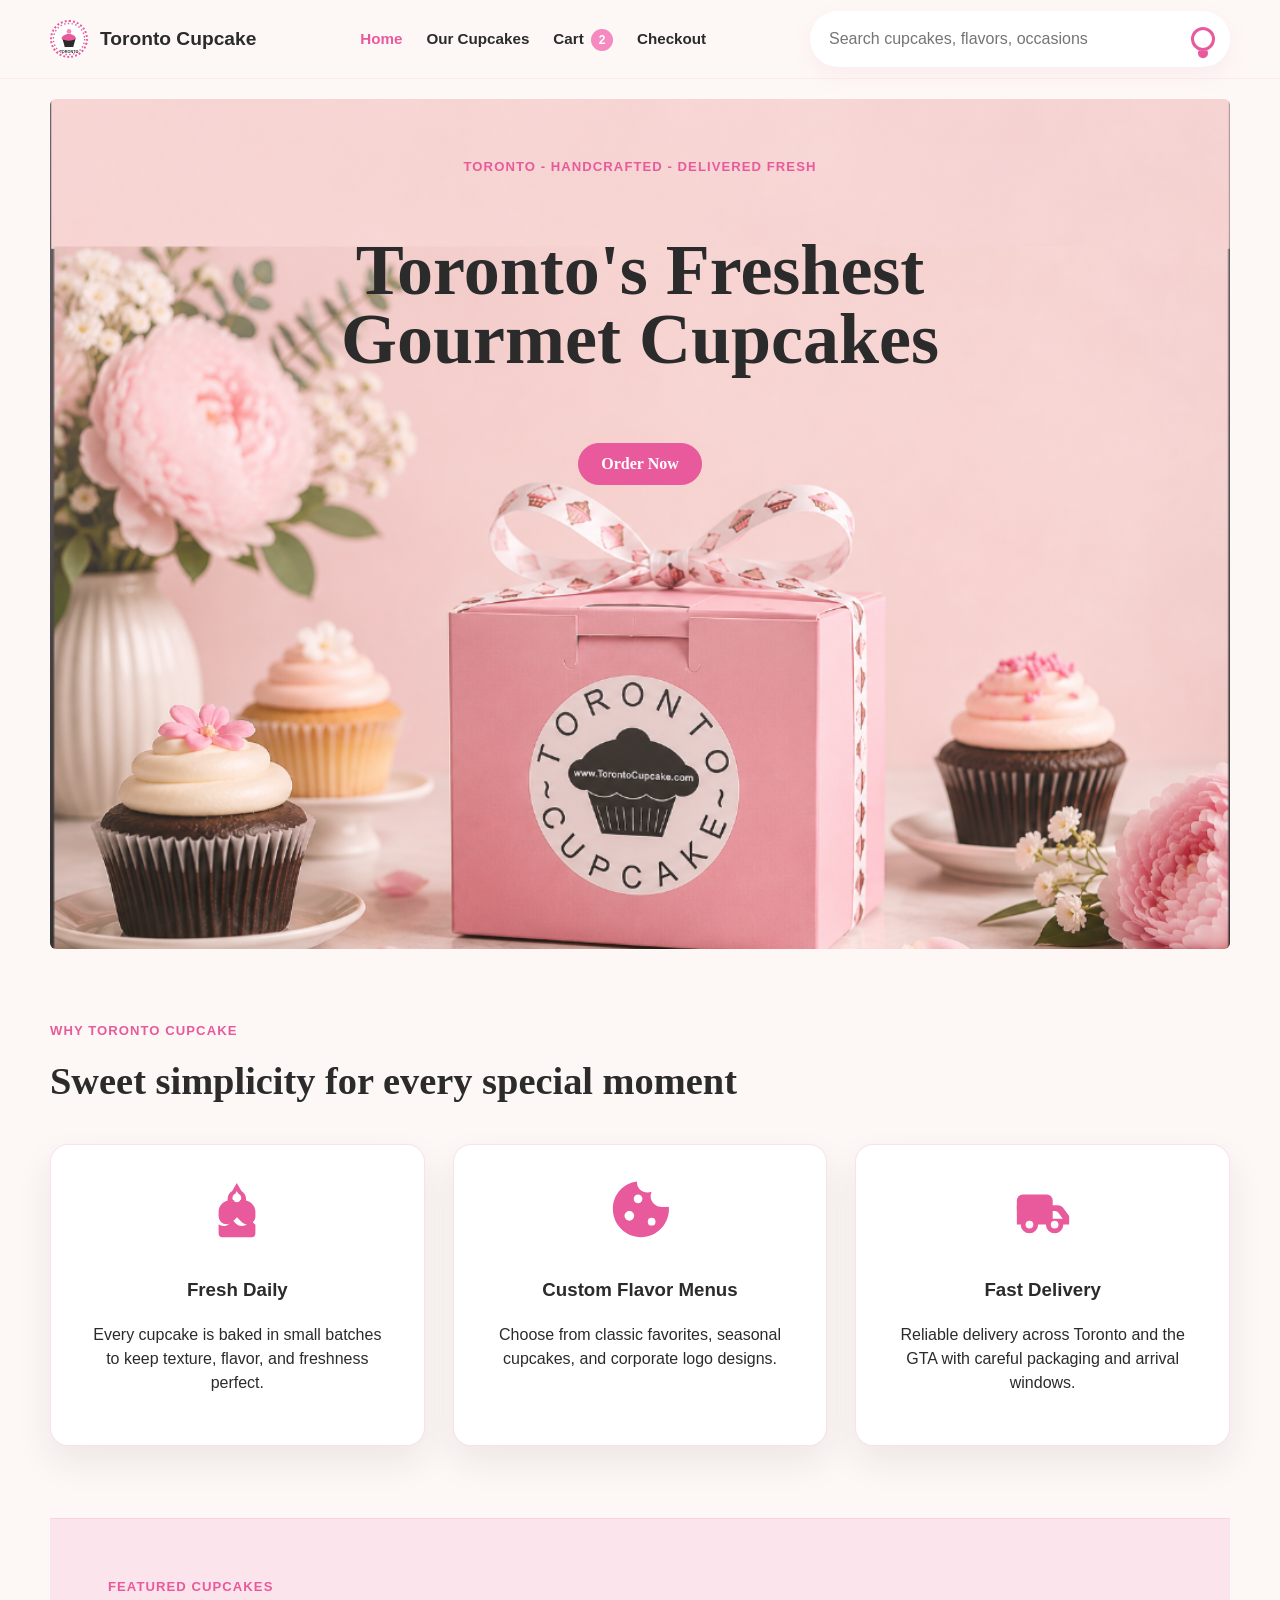
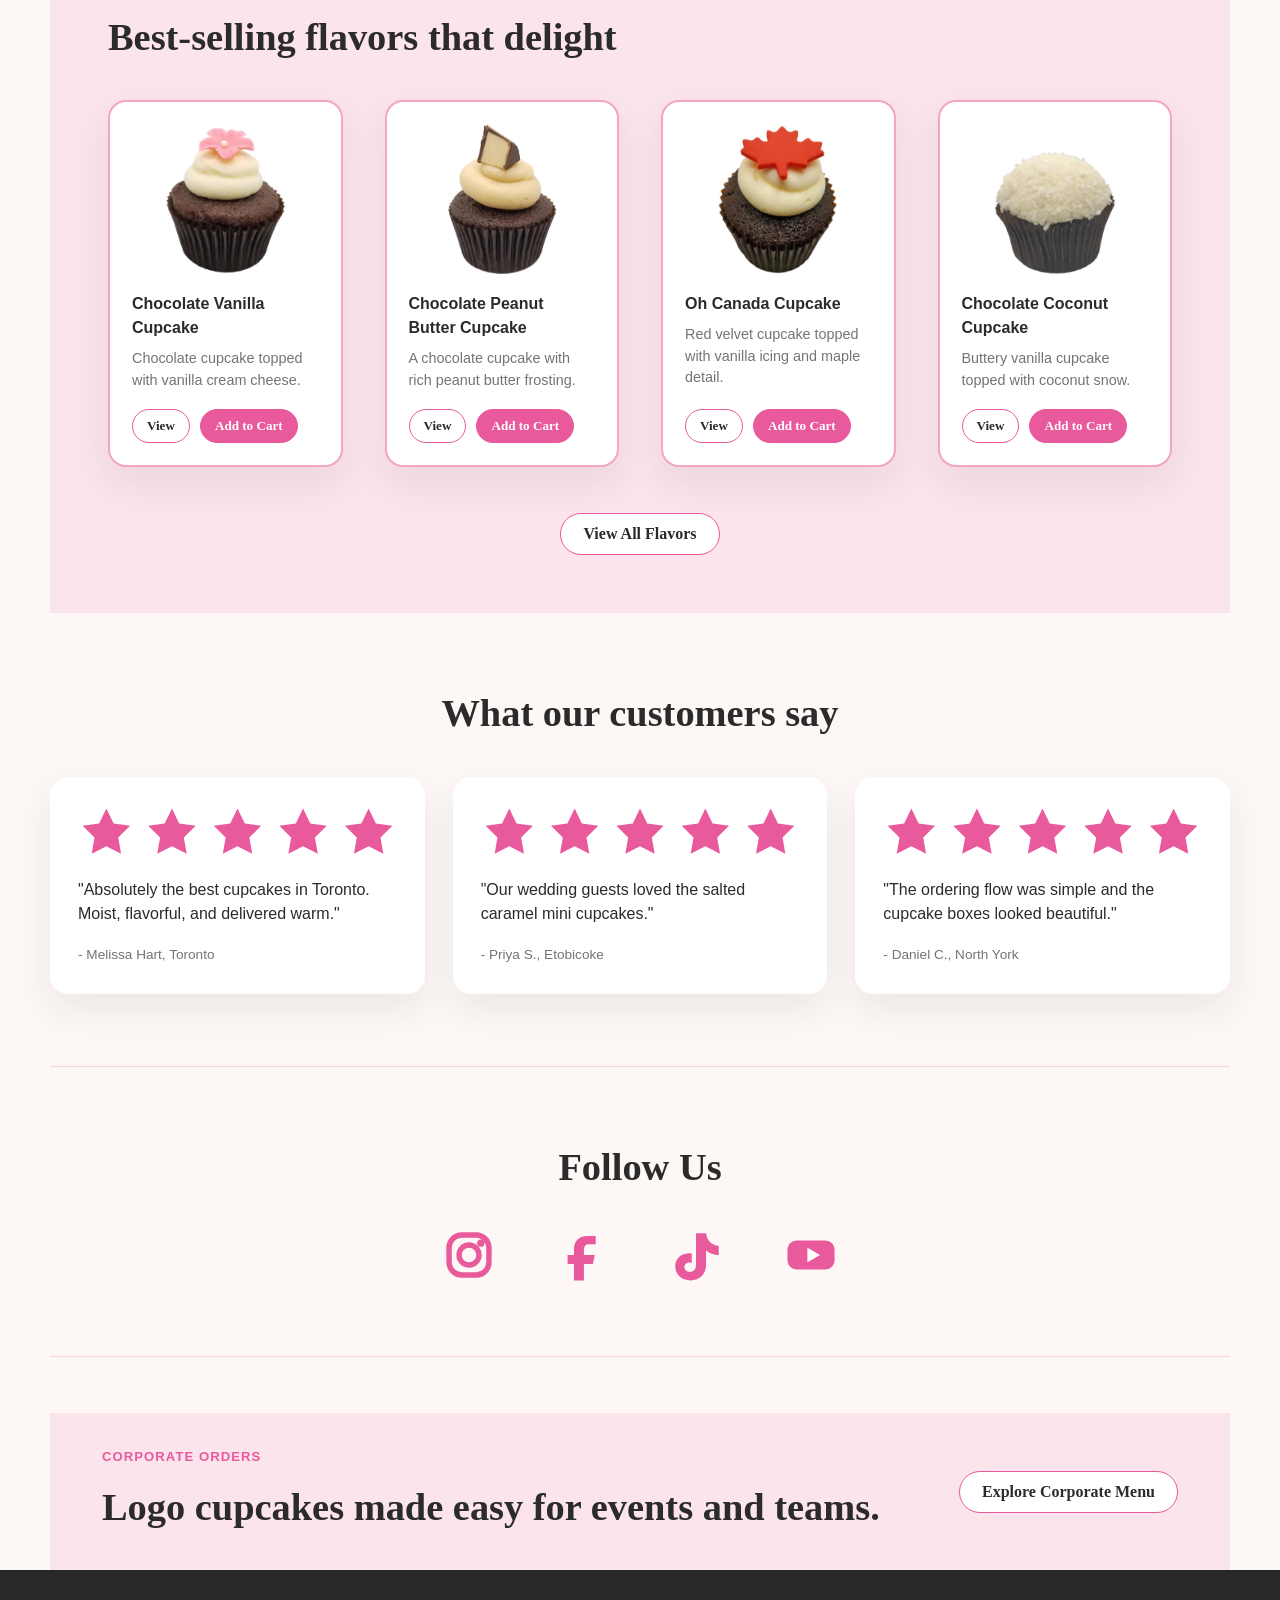
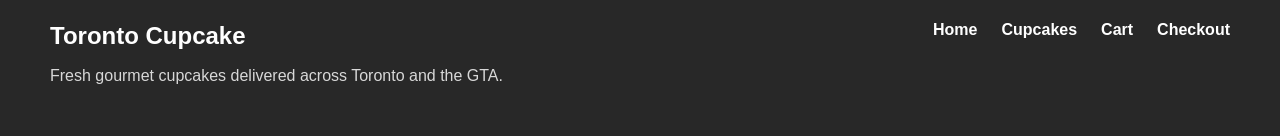
<file: toronto-cupcake-redesign/index.html>
<!DOCTYPE html>
<html lang="en">
<head>
  <meta charset="UTF-8">
  <meta name="viewport" content="width=device-width, initial-scale=1.0">
  <title>Toronto Cupcake Redesign | Home</title>
  <link rel="stylesheet" href="css/style.css">
</head>
<body>
  <!-- Header navigation used across the prototype -->
  <header class="site-header">
    <nav class="navbar container">
      <a class="brand" href="index.html" aria-label="Toronto Cupcake home">
        <span class="brand-mark"><img src="assets/icons/cupcake-Logo.svg" alt="" aria-hidden="true"></span>
        <span>Toronto Cupcake</span>
      </a>
      <button class="menu-toggle" type="button" aria-label="Open navigation">Menu</button>
      <div class="nav-links">
        <a class="active" href="index.html">Home</a>
        <a href="cupcakes.html">Our Cupcakes</a>
        <a href="cart.html">Cart <span class="cart-count">0</span></a>
        <a href="checkout.html">Checkout</a>
      </div>
      <form class="nav-search" role="search">
        <label class="sr-only" for="home-search">Search cupcakes</label>
        <input id="home-search" type="search" placeholder="Search cupcakes, flavors, occasions">
        <button type="submit" aria-label="Search">Search</button>
      </form>
    </nav>
  </header>

  <main>
    <!-- Hero: replace hero-gift-box.svg with your exported Toronto Cupcake gift box image -->
    <section class="hero container">
      <div class="hero-content">
        <p class="eyebrow">Toronto - Handcrafted - Delivered Fresh</p>
        <h1>Toronto's Freshest Gourmet Cupcakes</h1>

        <a class="btn primary" href="cupcakes.html">Order Now</a>
      </div>
    </section>

    <!-- Why Toronto Cupcake section -->
    <section class="section container">
      <div class="section-heading">
        <p class="eyebrow">Why Toronto Cupcake</p>
        <h2>Sweet simplicity for every special moment</h2>
      </div>
      <div class="feature-grid">
        <article class="feature-card">
          <span class="feature-icon"><img src="assets/icons/freshCake-icon.svg" alt="" aria-hidden="true"></span>
          <h3>Fresh Daily</h3>
          <p>Every cupcake is baked in small batches to keep texture, flavor, and freshness perfect.</p>
        </article>
        <article class="feature-card">
          <span class="feature-icon"><img src="assets/icons/customFlavor-icon.svg" alt="" aria-hidden="true"></span>
          <h3>Custom Flavor Menus</h3>
          <p>Choose from classic favorites, seasonal cupcakes, and corporate logo designs.</p>
        </article>
        <article class="feature-card">
          <span class="feature-icon"><img src="assets/icons/fastDelivery-icon.svg" alt="" aria-hidden="true"></span>
          <h3>Fast Delivery</h3>
          <p>Reliable delivery across Toronto and the GTA with careful packaging and arrival windows.</p>
        </article>
      </div>
    </section>

    <!-- Featured cupcake product grid: replace these SVG placeholders with exported product images in assets/images/ -->
    <section class="section section-tinted container">
      <div class="section-heading">
        <p class="eyebrow">Featured Cupcakes</p>
        <h2>Best-selling flavors that delight</h2>
      </div>
      <div class="product-grid">
        <article class="product-card">
          <img src="assets/images/cupcake-vanilla.svg" alt="Chocolate vanilla cupcake">
          <h3>Chocolate Vanilla Cupcake</h3>
          <p>Chocolate cupcake topped with vanilla cream cheese.</p>
          <div class="card-actions">
            <a class="btn small ghost" href="cupcakes.html">View</a>
            <button class="btn small add-to-cart" type="button">Add to Cart</button>
          </div>
        </article>
        <article class="product-card">
          <img src="assets/images/cupcake-peanut.svg" alt="Chocolate peanut butter cupcake">
          <h3>Chocolate Peanut Butter Cupcake</h3>
          <p>A chocolate cupcake with rich peanut butter frosting.</p>
          <div class="card-actions">
            <a class="btn small ghost" href="cupcakes.html">View</a>
            <button class="btn small add-to-cart" type="button">Add to Cart</button>
          </div>
        </article>
        <article class="product-card">
          <img src="assets/images/cupcake-maple.svg" alt="Oh Canada cupcake">
          <h3>Oh Canada Cupcake</h3>
          <p>Red velvet cupcake topped with vanilla icing and maple detail.</p>
          <div class="card-actions">
            <a class="btn small ghost" href="cupcakes.html">View</a>
            <button class="btn small add-to-cart" type="button">Add to Cart</button>
          </div>
        </article>
        <article class="product-card">
          <img src="assets/images/cupcake-coconut.svg" alt="Chocolate coconut cupcake">
          <h3>Chocolate Coconut Cupcake</h3>
          <p>Buttery vanilla cupcake topped with coconut snow.</p>
          <div class="card-actions">
            <a class="btn small ghost" href="cupcakes.html">View</a>
            <button class="btn small add-to-cart" type="button">Add to Cart</button>
          </div>
        </article>
      </div>
      <div class="center-action">
        <a class="btn ghost" href="cupcakes.html">View All Flavors</a>
      </div>
    </section>

    <!-- Customer reviews -->
    <section class="section container">
      <div class="section-heading centered">
        <h2>What our customers say</h2>
      </div>
      <div class="review-grid">
        <article class="review-card">
          <img class="stars-icon" src="assets/icons/5Stars-icon.svg" alt="5 star rating">
          <p>"Absolutely the best cupcakes in Toronto. Moist, flavorful, and delivered warm."</p>
          <span>- Melissa Hart, Toronto</span>
        </article>
        <article class="review-card">
          <img class="stars-icon" src="assets/icons/5Stars-icon.svg" alt="5 star rating">
          <p>"Our wedding guests loved the salted caramel mini cupcakes."</p>
          <span>- Priya S., Etobicoke</span>
        </article>
        <article class="review-card">
          <img class="stars-icon" src="assets/icons/5Stars-icon.svg" alt="5 star rating">
          <p>"The ordering flow was simple and the cupcake boxes looked beautiful."</p>
          <span>- Daniel C., North York</span>
        </article>
      </div>
    </section>

    <!-- Social section -->
    <section class="section container social-section">
      <h2>Follow Us</h2>
      <div class="social-row" aria-label="Social media links">
        <a href="#" aria-label="Instagram"><img src="assets/icons/Icon instagram.svg" alt="" aria-hidden="true"></a>
        <a href="#" aria-label="Facebook"><img src="assets/icons/Icon facebook f.svg" alt="" aria-hidden="true"></a>
        <a href="#" aria-label="TikTok"><img src="assets/icons/Icon tiktok.svg" alt="" aria-hidden="true"></a>
        <a href="#" aria-label="YouTube"><img src="assets/icons/Icon youtube.svg" alt="" aria-hidden="true"></a>
      </div>
    </section>

    <!-- Corporate orders banner -->
    <section class="corporate-banner container">
      <div>
        <p class="eyebrow">Corporate Orders</p>
        <h2>Logo cupcakes made easy for events and teams.</h2>
      </div>
      <a class="btn ghost" href="cupcakes.html">Explore Corporate Menu</a>
    </section>
  </main>

  <!-- Footer used across the prototype -->
  <footer class="site-footer">
    <div class="container footer-inner">
      <div>
        <h2>Toronto Cupcake</h2>
        <p>Fresh gourmet cupcakes delivered across Toronto and the GTA.</p>
      </div>
      <div class="footer-links">
        <a href="index.html">Home</a>
        <a href="cupcakes.html">Cupcakes</a>
        <a href="cart.html">Cart</a>
        <a href="checkout.html">Checkout</a>
      </div>
    </div>
  </footer>

  <script src="js/script.js"></script>
</body>
</html>
</file>
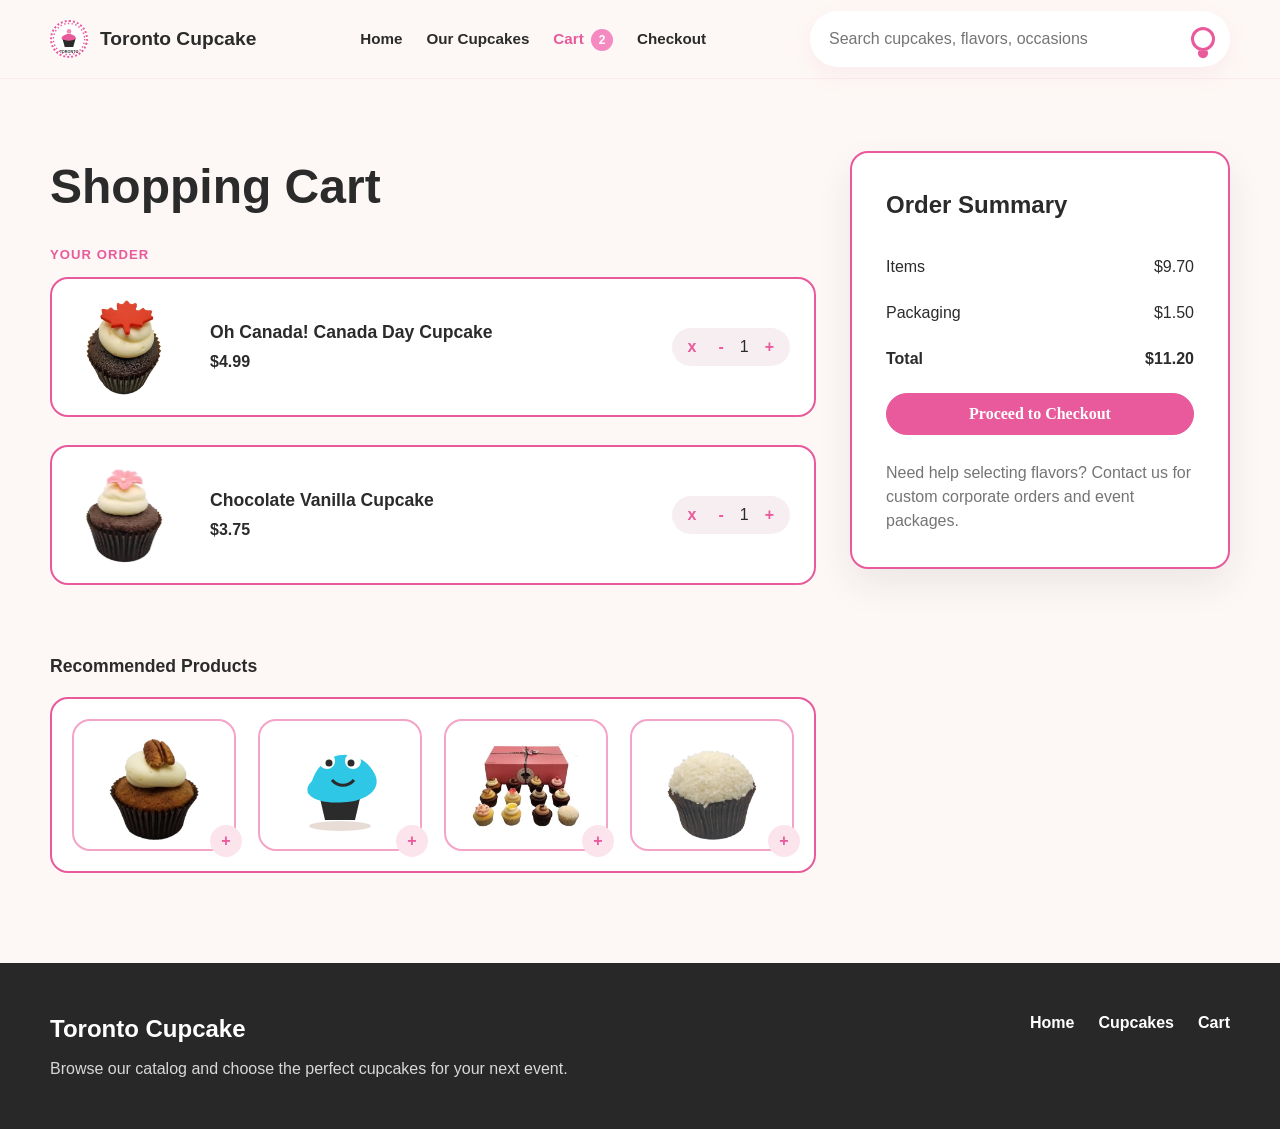
<file: toronto-cupcake-redesign/cart.html>
<!DOCTYPE html>
<html lang="en">
<head>
  <meta charset="UTF-8">
  <meta name="viewport" content="width=device-width, initial-scale=1.0">
  <title>Toronto Cupcake Redesign | Cart</title>
  <link rel="stylesheet" href="css/style.css">
</head>
<body>
  <!-- Header navigation used across the prototype -->
  <header class="site-header">
    <nav class="navbar container">
      <a class="brand" href="index.html" aria-label="Toronto Cupcake home">
        <span class="brand-mark"><img src="assets/icons/cupcake-Logo.svg" alt="" aria-hidden="true"></span>
        <span>Toronto Cupcake</span>
      </a>
      <button class="menu-toggle" type="button" aria-label="Open navigation">Menu</button>
      <div class="nav-links">
        <a href="index.html">Home</a>
        <a href="cupcakes.html">Our Cupcakes</a>
        <a class="active" href="cart.html">Cart <span class="cart-count">0</span></a>
        <a href="checkout.html">Checkout</a>
      </div>
      <form class="nav-search" role="search">
        <label class="sr-only" for="cart-search">Search cupcakes</label>
        <input id="cart-search" type="search" placeholder="Search cupcakes, flavors, occasions">
        <button type="submit" aria-label="Search">Search</button>
      </form>
    </nav>
  </header>

  <main class="container cart-page">
    <!-- Cart page layout -->
    <section>
      <h1>Shopping Cart</h1>
      <p class="eyebrow">Your Order</p>

      <!-- Cart item images are placeholders from assets/images/ and can be replaced with exported product images -->
      <div class="cart-list">
        <article class="cart-item">
          <img src="assets/images/cupcake-maple.svg" alt="Oh Canada cupcake">
          <div>
            <h2>Oh Canada! Canada Day Cupcake</h2>
            <p>$4.99</p>
          </div>
          <div class="quantity-controls">
            <button class="remove-item" type="button" aria-label="Remove item">Remove</button>
            <button class="qty-minus" type="button" aria-label="Decrease quantity">-</button>
            <span class="qty-value">1</span>
            <button class="qty-plus" type="button" aria-label="Increase quantity">+</button>
          </div>
        </article>
        <article class="cart-item outlined">
          <img src="assets/images/cupcake-vanilla.svg" alt="Chocolate vanilla cupcake">
          <div>
            <h2>Chocolate Vanilla Cupcake</h2>
            <p>$3.75</p>
          </div>
          <div class="quantity-controls">
            <button class="remove-item" type="button" aria-label="Remove item">Remove</button>
            <button class="qty-minus" type="button" aria-label="Decrease quantity">-</button>
            <span class="qty-value">1</span>
            <button class="qty-plus" type="button" aria-label="Increase quantity">+</button>
          </div>
        </article>
      </div>

      <!-- Recommended products section: replace these placeholders with real recommendation images -->
      <section class="recommendations">
        <h2>Recommended Products</h2>
        <div class="recommend-row">
          <button class="mini-product add-to-cart" type="button"><img src="assets/images/cupcake-hummingbird.svg" alt="Humming Bird cupcake"><span>+</span></button>
          <button class="mini-product add-to-cart" type="button"><img src="assets/images/cupcake-cookie.svg" alt="Kids cupcake"><span>+</span></button>
          <button class="mini-product add-to-cart" type="button"><img src="assets/images/dozen-box.svg" alt="Dozen cupcake box"><span>+</span></button>
          <button class="mini-product add-to-cart" type="button"><img src="assets/images/cupcake-coconut.svg" alt="Coconut cupcake"><span>+</span></button>
        </div>
      </section>
    </section>

    <!-- Order summary sidebar -->
    <aside class="summary-card">
      <h2>Order Summary</h2>
      <div class="summary-row"><span>Items</span><span>$9.70</span></div>
      <div class="summary-row"><span>Packaging</span><span>$1.50</span></div>
      <div class="summary-row total"><span>Total</span><span>$11.20</span></div>
      <a class="btn primary wide" href="checkout.html">Proceed to Checkout</a>
      <p>Need help selecting flavors? Contact us for custom corporate orders and event packages.</p>
    </aside>
  </main>

  <!-- Footer used across the prototype -->
  <footer class="site-footer">
    <div class="container footer-inner">
      <div>
        <h2>Toronto Cupcake</h2>
        <p>Browse our catalog and choose the perfect cupcakes for your next event.</p>
      </div>
      <div class="footer-links">
        <a href="index.html">Home</a>
        <a href="cupcakes.html">Cupcakes</a>
        <a href="cart.html">Cart</a>
      </div>
    </div>
  </footer>

  <script src="js/script.js"></script>
</body>
</html>
</file>
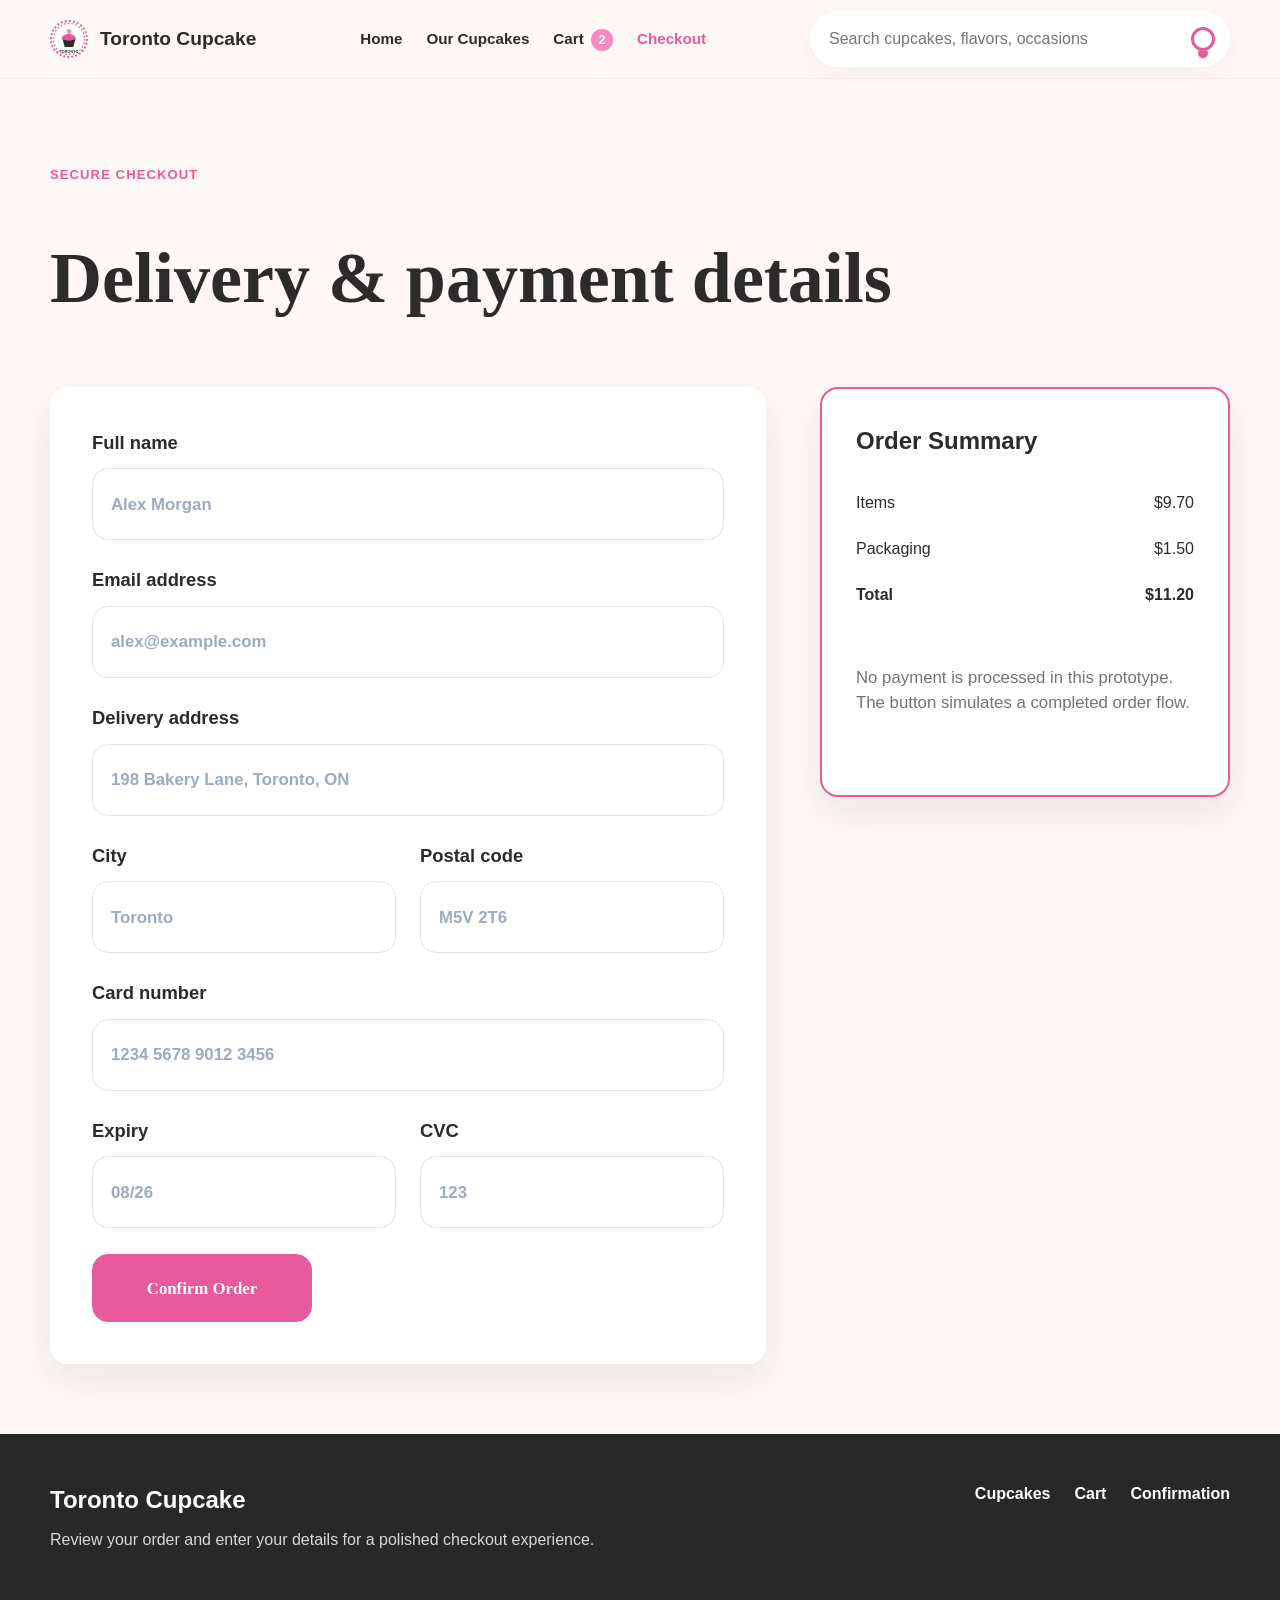
<file: toronto-cupcake-redesign/checkout.html>
<!DOCTYPE html>
<html lang="en">
<head>
  <meta charset="UTF-8">
  <meta name="viewport" content="width=device-width, initial-scale=1.0">
  <title>Toronto Cupcake Redesign | Checkout</title>
  <link rel="stylesheet" href="css/style.css">
</head>
<body>
  <!-- Header navigation used across the prototype -->
  <header class="site-header">
    <nav class="navbar container">
      <a class="brand" href="index.html" aria-label="Toronto Cupcake home">
        <span class="brand-mark"><img src="assets/icons/cupcake-Logo.svg" alt="" aria-hidden="true"></span>
        <span>Toronto Cupcake</span>
      </a>
      <button class="menu-toggle" type="button" aria-label="Open navigation">Menu</button>
      <div class="nav-links">
        <a href="index.html">Home</a>
        <a href="cupcakes.html">Our Cupcakes</a>
        <a href="cart.html">Cart <span class="cart-count">0</span></a>
        <a class="active" href="checkout.html">Checkout</a>
      </div>
      <form class="nav-search" role="search">
        <label class="sr-only" for="checkout-search">Search cupcakes</label>
        <input id="checkout-search" type="search" placeholder="Search cupcakes, flavors, occasions">
        <button type="submit" aria-label="Search">Search</button>
      </form>
    </nav>
  </header>

  <main class="container checkout-page">
    <!-- Checkout title -->
    <section class="checkout-heading">
      <p class="eyebrow">Secure Checkout</p>
      <h1>Delivery &amp; payment details</h1>
    </section>

    <div class="checkout-layout">
      <!-- Prototype checkout form -->
      <form class="checkout-form">
        <label>
          Full name
          <input type="text" placeholder="Alex Morgan">
        </label>
        <label>
          Email address
          <input type="email" placeholder="alex@example.com">
        </label>
        <label class="full">
          Delivery address
          <input type="text" placeholder="198 Bakery Lane, Toronto, ON">
        </label>
        <div class="form-row">
          <label>
            City
            <input type="text" placeholder="Toronto">
          </label>
          <label>
            Postal code
            <input type="text" placeholder="M5V 2T6">
          </label>
        </div>
        <label class="full">
          Card number
          <input type="text" inputmode="numeric" placeholder="1234 5678 9012 3456">
        </label>
        <div class="form-row">
          <label>
            Expiry
            <input type="text" placeholder="08/26">
          </label>
          <label>
            CVC
            <input type="text" inputmode="numeric" placeholder="123">
          </label>
        </div>
        <button class="btn primary checkout-submit" type="submit">Confirm Order</button>
      </form>

      <!-- Order summary sidebar -->
      <aside class="summary-card checkout-summary">
        <h2>Order Summary</h2>
        <div class="summary-row"><span>Items</span><span>$9.70</span></div>
        <div class="summary-row"><span>Packaging</span><span>$1.50</span></div>
        <div class="summary-row total"><span>Total</span><span>$11.20</span></div>
        <p>No payment is processed in this prototype. The button simulates a completed order flow.</p>
      </aside>
    </div>
  </main>

  <!-- Footer used across the prototype -->
  <footer class="site-footer">
    <div class="container footer-inner">
      <div>
        <h2>Toronto Cupcake</h2>
        <p>Review your order and enter your details for a polished checkout experience.</p>
      </div>
      <div class="footer-links">
        <a href="cupcakes.html">Cupcakes</a>
        <a href="cart.html">Cart</a>
        <a href="confirmation.html">Confirmation</a>
      </div>
    </div>
  </footer>

  <script src="js/script.js"></script>
</body>
</html>
</file>
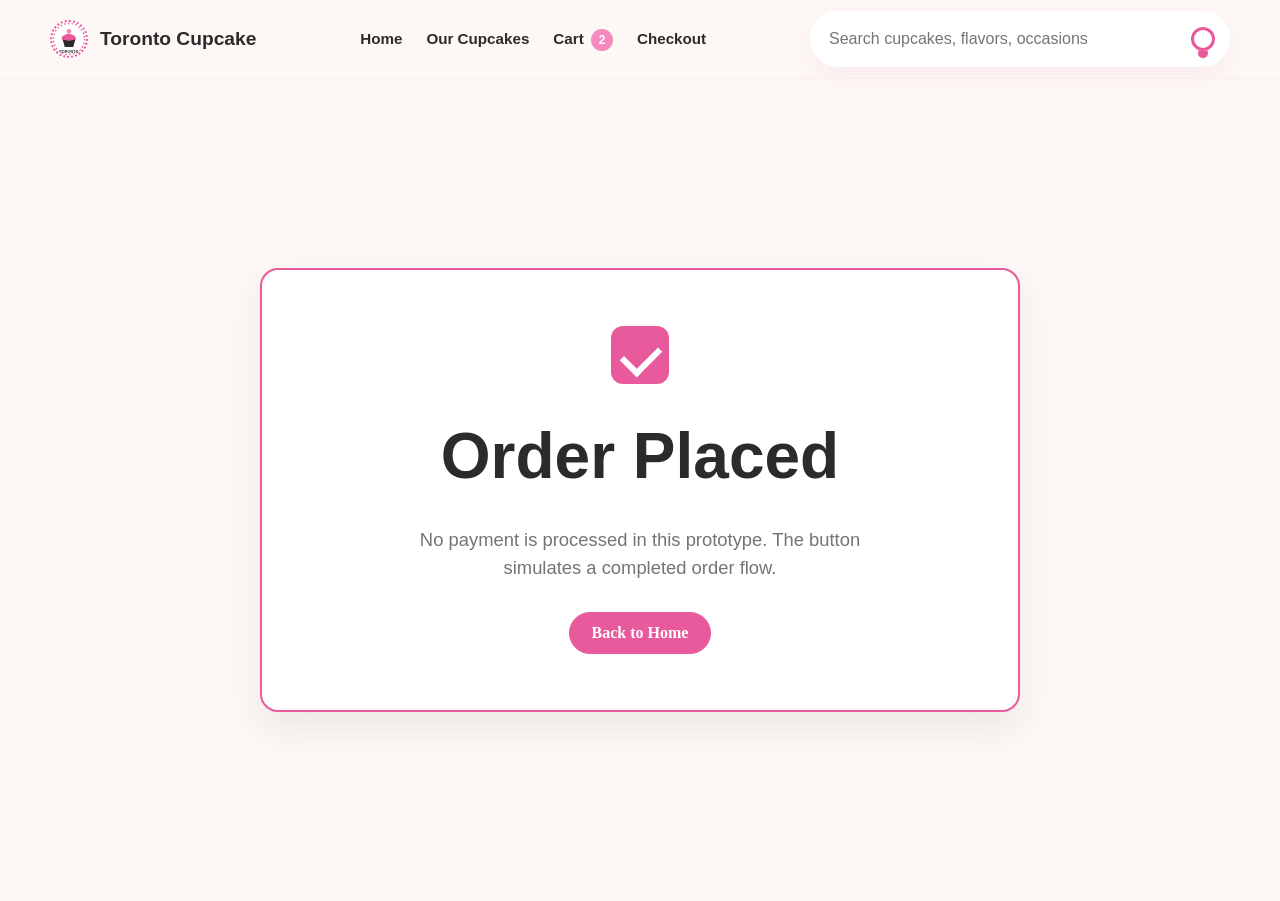
<file: toronto-cupcake-redesign/confirmation.html>
<!DOCTYPE html>
<html lang="en">
<head>
  <meta charset="UTF-8">
  <meta name="viewport" content="width=device-width, initial-scale=1.0">
  <title>Toronto Cupcake Redesign | Confirmation</title>
  <link rel="stylesheet" href="css/style.css">
</head>
<body>
  <!-- Header navigation used across the prototype -->
  <header class="site-header">
    <nav class="navbar container">
      <a class="brand" href="index.html" aria-label="Toronto Cupcake home">
        <span class="brand-mark"><img src="assets/icons/cupcake-Logo.svg" alt="" aria-hidden="true"></span>
        <span>Toronto Cupcake</span>
      </a>
      <button class="menu-toggle" type="button" aria-label="Open navigation">Menu</button>
      <div class="nav-links">
        <a href="index.html">Home</a>
        <a href="cupcakes.html">Our Cupcakes</a>
        <a href="cart.html">Cart <span class="cart-count">0</span></a>
        <a href="checkout.html">Checkout</a>
      </div>
      <form class="nav-search" role="search">
        <label class="sr-only" for="confirmation-search">Search cupcakes</label>
        <input id="confirmation-search" type="search" placeholder="Search cupcakes, flavors, occasions">
        <button type="submit" aria-label="Search">Search</button>
      </form>
    </nav>
  </header>

  <main class="confirmation-page container">
    <!-- Centered prototype confirmation message -->
    <section class="confirmation-card">
      <div class="success-icon" aria-hidden="true"></div>
      <h1>Order Placed</h1>
      <p>No payment is processed in this prototype. The button simulates a completed order flow.</p>
      <a class="btn primary" href="index.html">Back to Home</a>
    </section>
  </main>

  <script src="js/script.js"></script>
</body>
</html>
</file>
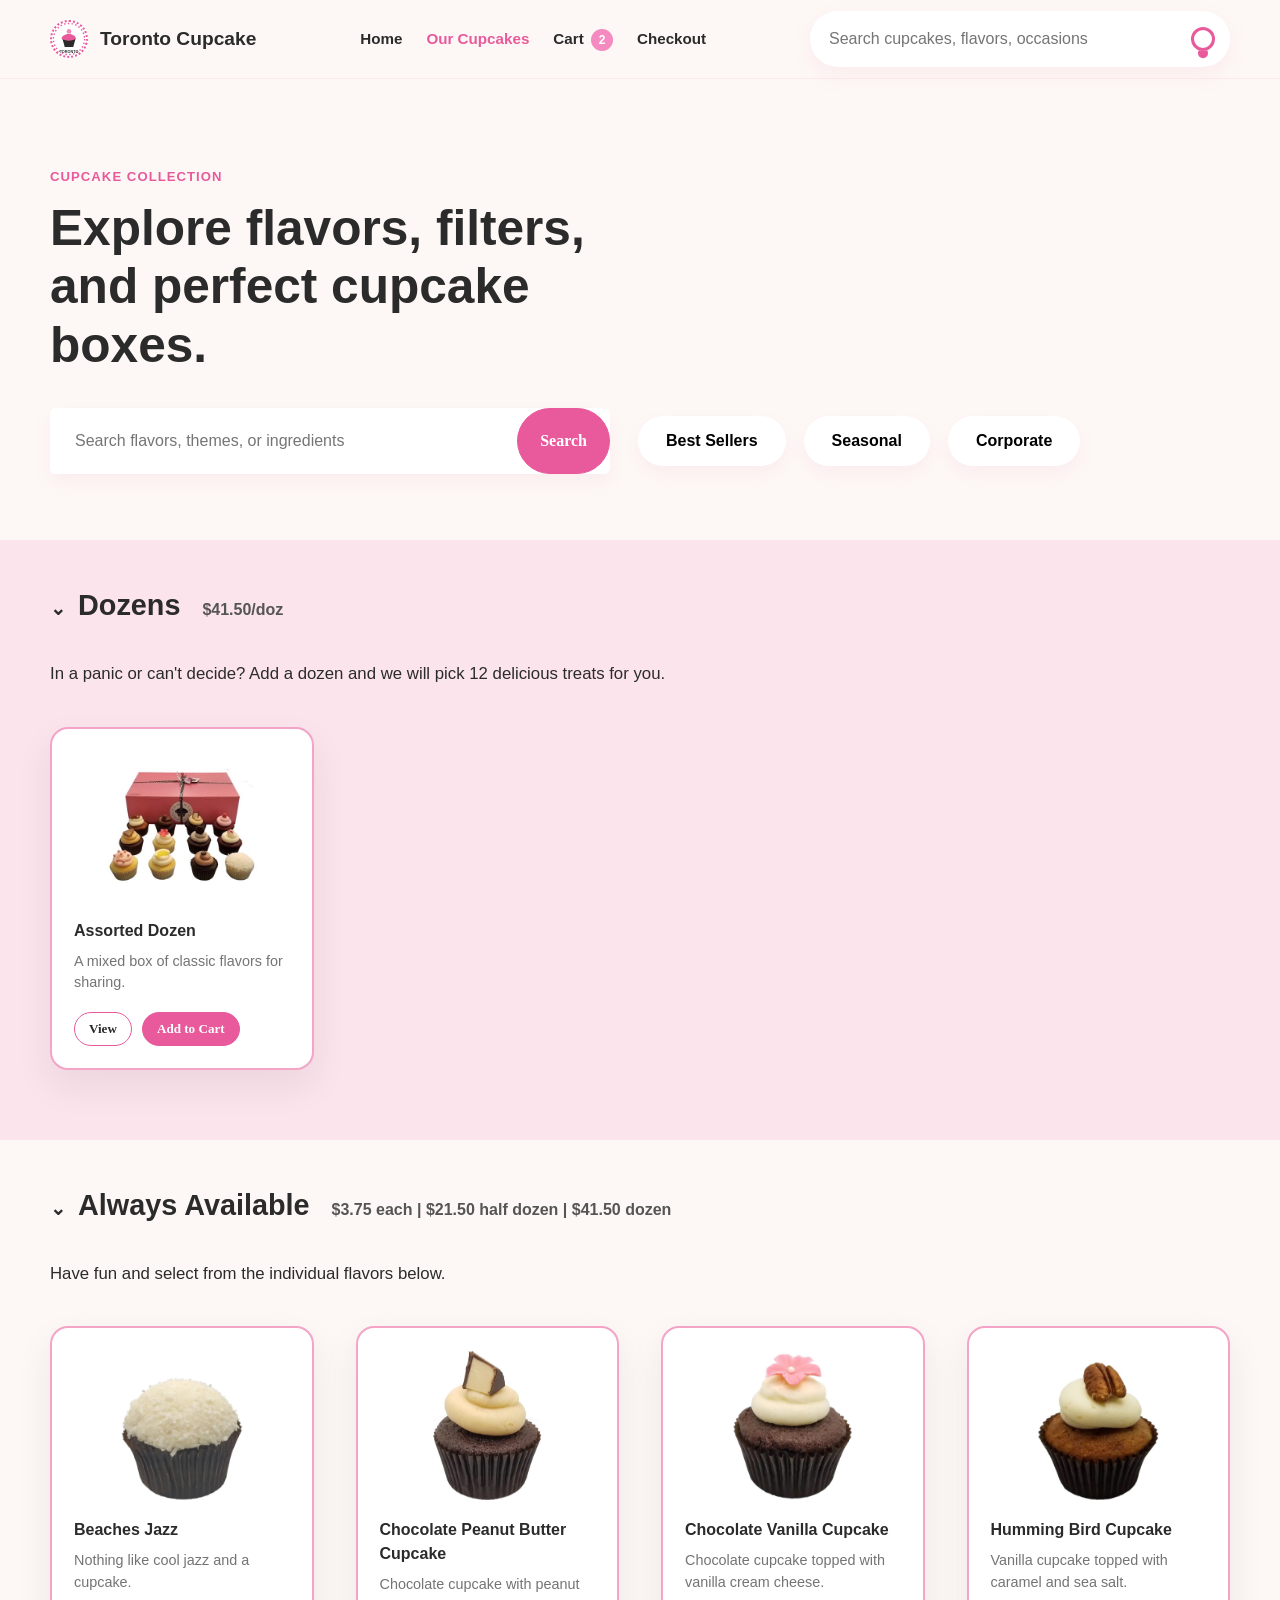
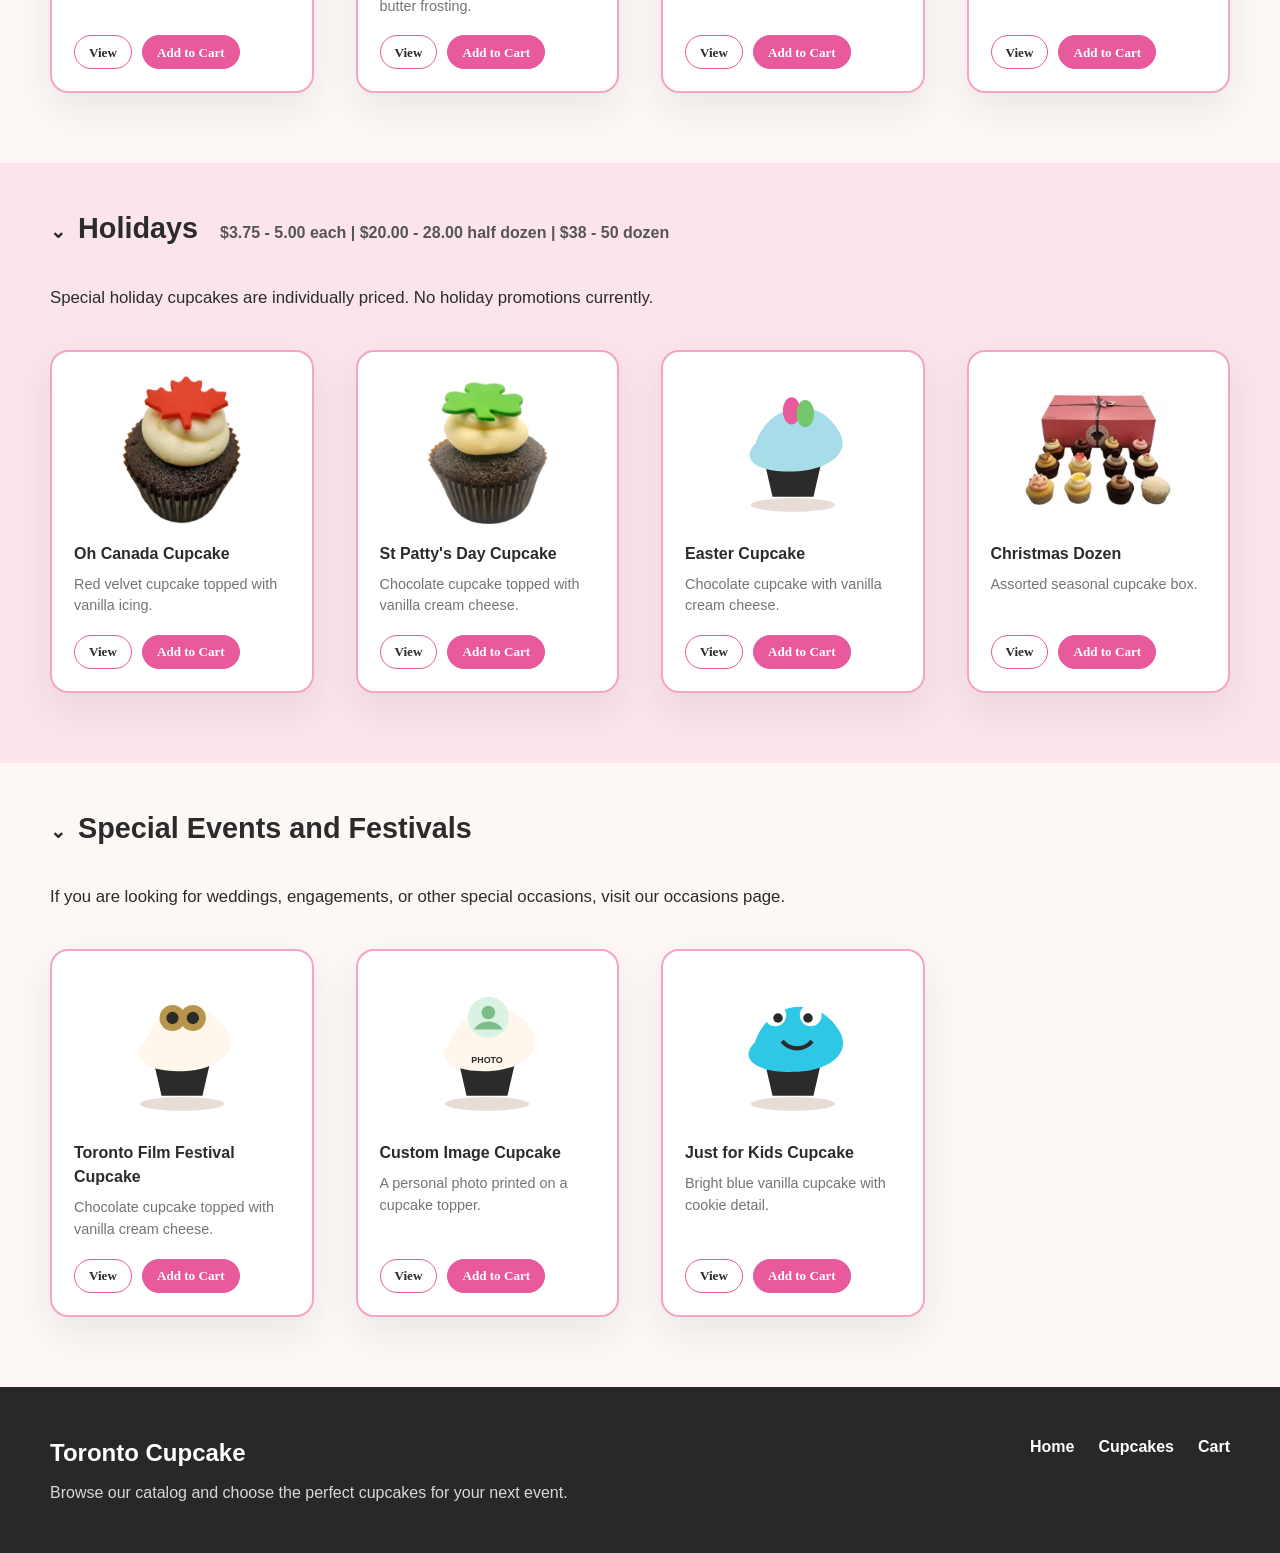
<file: toronto-cupcake-redesign/cupcakes.html>
<!DOCTYPE html>
<html lang="en">
<head>
  <meta charset="UTF-8">
  <meta name="viewport" content="width=device-width, initial-scale=1.0">
  <title>Toronto Cupcake Redesign | Cupcakes</title>
  <link rel="stylesheet" href="css/style.css">
</head>
<body>
  <!-- Header navigation used across the prototype -->
  <header class="site-header">
    <nav class="navbar container">
      <a class="brand" href="index.html" aria-label="Toronto Cupcake home">
        <span class="brand-mark"><img src="assets/icons/cupcake-Logo.svg" alt="" aria-hidden="true"></span>
        <span>Toronto Cupcake</span>
      </a>
      <button class="menu-toggle" type="button" aria-label="Open navigation">Menu</button>
      <div class="nav-links">
        <a href="index.html">Home</a>
        <a class="active" href="cupcakes.html">Our Cupcakes</a>
        <a href="cart.html">Cart <span class="cart-count">0</span></a>
        <a href="checkout.html">Checkout</a>
      </div>
      <form class="nav-search" role="search">
        <label class="sr-only" for="catalog-nav-search">Search cupcakes</label>
        <input id="catalog-nav-search" type="search" placeholder="Search cupcakes, flavors, occasions">
        <button type="submit" aria-label="Search">Search</button>
      </form>
    </nav>
  </header>

  <main>
    <!-- Catalog introduction and filters -->
    <section class="catalog-intro container">
      <p class="eyebrow">Cupcake Collection</p>
      <h1>Explore flavors, filters, and perfect cupcake boxes.</h1>
      <div class="catalog-tools">
        <form class="catalog-search" role="search">
          <label class="sr-only" for="catalog-search">Search catalog</label>
          <input id="catalog-search" type="search" placeholder="Search flavors, themes, or ingredients">
          <button class="btn" type="submit">Search</button>
        </form>
        <div class="filter-buttons" aria-label="Cupcake category filters">
          <button type="button">Best Sellers</button>
          <button type="button">Seasonal</button>
          <button type="button">Corporate</button>
        </div>
      </div>
    </section>

    <!-- Dozens section: replace SVG placeholders with your exported cupcake and box images in assets/images/ -->
    <section class="catalog-section">
      <div class="container">
        <details class="catalog-toggle" open>
          <summary class="catalog-section-title">
            <h2>Dozens</h2>
            <span>$41.50/doz</span>
          </summary>
          <div class="catalog-panel">
            <p>In a panic or can't decide? Add a dozen and we will pick 12 delicious treats for you.</p>
            <div class="product-grid compact">
              <article class="product-card">
                <img src="assets/images/dozen-box.svg" alt="Assorted dozen cupcake box">
                <h3>Assorted Dozen</h3>
                <p>A mixed box of classic flavors for sharing.</p>
                <div class="card-actions">
                  <a class="btn small ghost" href="#">View</a>
                  <button class="btn small add-to-cart" type="button">Add to Cart</button>
                </div>
              </article>
            </div>
          </div>
        </details>
      </div>
    </section>

    <!-- Always available section: each product card uses an editable placeholder image path -->
    <section class="catalog-section plain">
      <div class="container">
        <details class="catalog-toggle" open>
          <summary class="catalog-section-title">
            <h2>Always Available</h2>
            <span>$3.75 each | $21.50 half dozen | $41.50 dozen</span>
          </summary>
          <div class="catalog-panel">
            <p>Have fun and select from the individual flavors below.</p>
            <div class="product-grid">
              <article class="product-card">
                <img src="assets/images/cupcake-coconut.svg" alt="Beaches Jazz cupcake">
                <h3>Beaches Jazz</h3>
                <p>Nothing like cool jazz and a cupcake.</p>
                <div class="card-actions">
                  <a class="btn small ghost" href="#">View</a>
                  <button class="btn small add-to-cart" type="button">Add to Cart</button>
                </div>
              </article>
              <article class="product-card">
                <img src="assets/images/cupcake-peanut.svg" alt="Chocolate peanut butter cupcake">
                <h3>Chocolate Peanut Butter Cupcake</h3>
                <p>Chocolate cupcake with peanut butter frosting.</p>
                <div class="card-actions">
                  <a class="btn small ghost" href="#">View</a>
                  <button class="btn small add-to-cart" type="button">Add to Cart</button>
                </div>
              </article>
              <article class="product-card">
                <img src="assets/images/cupcake-vanilla.svg" alt="Chocolate vanilla cupcake">
                <h3>Chocolate Vanilla Cupcake</h3>
                <p>Chocolate cupcake topped with vanilla cream cheese.</p>
                <div class="card-actions">
                  <a class="btn small ghost" href="#">View</a>
                  <button class="btn small add-to-cart" type="button">Add to Cart</button>
                </div>
              </article>
              <article class="product-card">
                <img src="assets/images/cupcake-hummingbird.svg" alt="Humming Bird cupcake">
                <h3>Humming Bird Cupcake</h3>
                <p>Vanilla cupcake topped with caramel and sea salt.</p>
                <div class="card-actions">
                  <a class="btn small ghost" href="#">View</a>
                  <button class="btn small add-to-cart" type="button">Add to Cart</button>
                </div>
              </article>
            </div>
          </div>
        </details>
      </div>
    </section>

    <!-- Holidays section: replace these image files when your final product photos are ready -->
    <section class="catalog-section">
      <div class="container">
        <details class="catalog-toggle" open>
          <summary class="catalog-section-title">
            <h2>Holidays</h2>
            <span>$3.75 - 5.00 each | $20.00 - 28.00 half dozen | $38 - 50 dozen</span>
          </summary>
          <div class="catalog-panel">
            <p>Special holiday cupcakes are individually priced. No holiday promotions currently.</p>
            <div class="product-grid">
              <article class="product-card">
                <img src="assets/images/cupcake-maple.svg" alt="Oh Canada cupcake">
                <h3>Oh Canada Cupcake</h3>
                <p>Red velvet cupcake topped with vanilla icing.</p>
                <div class="card-actions">
                  <a class="btn small ghost" href="#">View</a>
                  <button class="btn small add-to-cart" type="button">Add to Cart</button>
                </div>
              </article>
              <article class="product-card">
                <img src="assets/images/cupcake-shamrock.svg" alt="St Patty's Day cupcake">
                <h3>St Patty's Day Cupcake</h3>
                <p>Chocolate cupcake topped with vanilla cream cheese.</p>
                <div class="card-actions">
                  <a class="btn small ghost" href="#">View</a>
                  <button class="btn small add-to-cart" type="button">Add to Cart</button>
                </div>
              </article>
              <article class="product-card">
                <img src="assets/images/cupcake-easter.svg" alt="Easter cupcake">
                <h3>Easter Cupcake</h3>
                <p>Chocolate cupcake with vanilla cream cheese.</p>
                <div class="card-actions">
                  <a class="btn small ghost" href="#">View</a>
                  <button class="btn small add-to-cart" type="button">Add to Cart</button>
                </div>
              </article>
              <article class="product-card">
                <img src="assets/images/dozen-box.svg" alt="Christmas dozen box">
                <h3>Christmas Dozen</h3>
                <p>Assorted seasonal cupcake box.</p>
                <div class="card-actions">
                  <a class="btn small ghost" href="#">View</a>
                  <button class="btn small add-to-cart" type="button">Add to Cart</button>
                </div>
              </article>
            </div>
          </div>
        </details>
      </div>
    </section>

    <!-- Special events section: replace placeholder art with exported event cupcake images -->
    <section class="catalog-section plain">
      <div class="container">
        <details class="catalog-toggle" open>
          <summary class="catalog-section-title">
            <h2>Special Events and Festivals</h2>
          </summary>
          <div class="catalog-panel">
            <p>If you are looking for weddings, engagements, or other special occasions, visit our occasions page.</p>
            <div class="product-grid">
              <article class="product-card">
                <img src="assets/images/cupcake-festival.svg" alt="Toronto festival cupcake">
                <h3>Toronto Film Festival Cupcake</h3>
                <p>Chocolate cupcake topped with vanilla cream cheese.</p>
                <div class="card-actions">
                  <a class="btn small ghost" href="#">View</a>
                  <button class="btn small add-to-cart" type="button">Add to Cart</button>
                </div>
              </article>
              <article class="product-card">
                <img src="assets/images/cupcake-photo.svg" alt="Custom image cupcake">
                <h3>Custom Image Cupcake</h3>
                <p>A personal photo printed on a cupcake topper.</p>
                <div class="card-actions">
                  <a class="btn small ghost" href="#">View</a>
                  <button class="btn small add-to-cart" type="button">Add to Cart</button>
                </div>
              </article>
              <article class="product-card">
                <img src="assets/images/cupcake-cookie.svg" alt="Just for kids cupcake">
                <h3>Just for Kids Cupcake</h3>
                <p>Bright blue vanilla cupcake with cookie detail.</p>
                <div class="card-actions">
                  <a class="btn small ghost" href="#">View</a>
                  <button class="btn small add-to-cart" type="button">Add to Cart</button>
                </div>
              </article>
            </div>
          </div>
        </details>
      </div>
    </section>
  </main>

  <!-- Footer used across the prototype -->
  <footer class="site-footer">
    <div class="container footer-inner">
      <div>
        <h2>Toronto Cupcake</h2>
        <p>Browse our catalog and choose the perfect cupcakes for your next event.</p>
      </div>
      <div class="footer-links">
        <a href="index.html">Home</a>
        <a href="cupcakes.html">Cupcakes</a>
        <a href="cart.html">Cart</a>
      </div>
    </div>
  </footer>

  <script src="js/script.js"></script>
</body>
</html>
</file>
<file: toronto-cupcake-redesign/css/style.css>
/* Toronto Cupcake HCI prototype styles */

/* Design tokens and page defaults */
:root {
  --bg: #FDF8F5;
  --pink: #E85A9B;
  --light-pink: #FCE4EC;
  --text: #2B2B2B;
  --muted: #747474;
  --white: #FFFFFF;
  --border: #F3A4C7;
  --shadow: 0 16px 36px rgba(43, 43, 43, 0.08);
  --radius: 18px;
}

* {
  box-sizing: border-box;
}

body {
  margin: 0;
  background: var(--bg);
  color: var(--text);
  font-family: Arial, Helvetica, sans-serif;
  line-height: 1.5;
}

img {
  display: block;
  max-width: 100%;
}

a {
  color: inherit;
  text-decoration: none;
}

button,
input {
  font: inherit;
}

.container {
  width: min(1180px, calc(100% - 40px));
  margin: 0 auto;
}

.sr-only {
  position: absolute;
  width: 1px;
  height: 1px;
  padding: 0;
  margin: -1px;
  overflow: hidden;
  clip: rect(0, 0, 0, 0);
  white-space: nowrap;
  border: 0;
}








/* Shared navigation */
.site-header {
  position: sticky;
  top: 0;
  z-index: 20;
  background: rgba(253, 248, 245, 0.96);
  border-bottom: 1px solid rgba(232, 90, 155, 0.08);
  backdrop-filter: blur(12px);
}

.navbar {
  min-height: 78px;
  display: grid;
  grid-template-columns: auto 1fr minmax(260px, 420px);
  gap: 26px;
  align-items: center;
}

.brand {
  display: inline-flex;
  align-items: center;
  gap: 12px;
  font-weight: 700;
  font-size: 1.2rem;
}

.brand-mark {
  width: 38px;
  height: 38px;
  display: grid;
  place-items: center;
  border: 2px dotted var(--pink);
  border-radius: 50%;
  background: var(--white);
  color: var(--pink);
  font-size: 0.8rem;
}

.nav-links {
  display: flex;
  justify-content: center;
  align-items: center;
  gap: 24px;
  font-weight: 700;
  font-size: 0.95rem;
}

.nav-links a.active,
.nav-links a:hover {
  color: var(--pink);
}

.cart-count {
  display: inline-grid;
  place-items: center;
  min-width: 22px;
  height: 22px;
  padding: 0 6px;
  margin-left: 3px;
  border-radius: 999px;
  background: #F58AC1;
  color: var(--white);
  font-size: 0.75rem;
}

.nav-search {
  display: grid;
  grid-template-columns: 1fr auto;
  align-items: center;
  background: var(--white);
  border-radius: 999px;
  box-shadow: 0 8px 22px rgba(232, 90, 155, 0.08);
  overflow: hidden;
}

.nav-search input,
.catalog-search input,
.checkout-form input {
  width: 100%;
  border: 1px solid transparent;
  outline: none;
}

.nav-search input {
  padding: 15px 18px;
  border-radius: 999px 0 0 999px;
}

.nav-search button {
  width: 54px;
  height: 54px;
  border: 0;
  background: var(--white);
  color: var(--pink);
  font-size: 0;
  cursor: pointer;
}

.nav-search button::before {
  content: "";
  display: inline-block;
  width: 18px;
  height: 18px;
  border: 3px solid var(--pink);
  border-radius: 50%;
  box-shadow: 10px 10px 0 -7px var(--pink);
  transform: rotate(45deg);
}

.menu-toggle {
  display: none;
  border: 1px solid var(--border);
  border-radius: 999px;
  background: var(--white);
  color: var(--pink);
  padding: 8px 12px;
  font-weight: 700;
}







/* Buttons */
.btn {
  display: inline-flex;
  align-items: center;
  justify-content: center;
  min-height: 42px;
  padding: 0 22px;
  border: 1px solid var(--pink);
  border-radius: 999px;
  background: var(--pink);
  color: var(--white);
  font-weight: 700;
  cursor: pointer;
  transition: transform 0.18s ease, box-shadow 0.18s ease, background 0.18s ease;
  font-family: Georgia, "Times New Roman", serif;
}

.btn:hover,
.btn.is-added {
  transform: translateY(-2px);
  box-shadow: 0 10px 20px rgba(232, 90, 155, 0.22);
}

.btn.ghost {
  background: var(--white);
  color: var(--text);
}

.btn.small {
  min-height: 34px;
  padding: 0 14px;
  font-size: 0.82rem;
}

.btn.wide {
  width: 100%;
}










/* Home page hero. Replace assets/images/hero-gift-box.svg with your exported hero image. */
.hero {
  min-height: 850px;

  margin-top: 20px;
  display: grid;
  place-items: start center;
  padding: 58px 24px;
  border-radius: 6px;
  background:
    linear-gradient(180deg, rgba(252, 228, 236, 0.35), rgba(252, 228, 236, 0.08)),
    url("../assets/images/heroGiftBox.png") center / cover no-repeat;
  text-align: center;
}

.hero-content {
  max-width: 810px;
}

.eyebrow {
  margin: 0 0 12px;
  color: var(--pink);
  font-size: 0.82rem;
  font-weight: 800;
  letter-spacing: 0.08em;
  text-transform: uppercase;
}

.hero h1,
.checkout-heading h1 {
  margin-bottom: 70px;
  font-family: Georgia, "Times New Roman", serif;
  font-size: clamp(2.3rem, 6vw, 4.5rem);
  line-height: 0.95;
}

.hero p:not(.eyebrow) {
  max-width: 520px;
  margin: 20px auto 28px;
}

/* Shared sections */
.section {
  padding: 72px 0;
  border-bottom: 1px solid rgba(232, 90, 155, 0.24);
}

.section-heading {
  margin-bottom: 34px;
}

.section-heading.centered,
.social-section {
  text-align: center;
}

.section-heading h2,
.corporate-banner h2,
.social-section h2 {
  margin: 0;
  font-family: Georgia, "Times New Roman", serif;
  font-size: clamp(1.7rem, 3vw, 2.4rem);
}

.section-tinted {
  padding: 58px;
  background: var(--light-pink);
  border-bottom: 0;
}











/* Feature cards */
.feature-grid,
.review-grid {
  display: grid;
  grid-template-columns: repeat(3, 1fr);
  gap: 28px;
}

.feature-card,
.review-card,
.product-card,
.summary-card,
.checkout-form,
.confirmation-card {
  background: var(--white);
  border-radius: var(--radius);
  box-shadow: var(--shadow);
}

.feature-card {
  min-height: 190px;
  padding: 34px;
  text-align: center;
  border: 1px solid rgba(232, 90, 155, 0.18);
}

.feature-icon {
  display: inline-grid;
  place-items: center;
  min-width: 62px;
  min-height: 42px;
  margin-bottom: 16px;
  color: var(--pink);
  font-weight: 800;
}

/* Product cards and grids */
.product-grid {
  display: grid;
  grid-template-columns: repeat(4, 1fr);
  gap: 42px;
}

.product-grid.compact {
  grid-template-columns: repeat(4, 1fr);
}

.product-card {
  min-height: 310px;
  padding: 22px;
  border: 2px solid var(--border);
  display: flex;
  flex-direction: column;
}

.product-card img {
  width: 150px;
  height: 150px;
  object-fit: contain;
  margin: 0 auto 18px;
}

.product-card h3 {
  margin: 0 0 8px;
  font-size: 1rem;
}

.product-card p {
  margin: 0 0 18px;
  color: var(--muted);
  font-size: 0.9rem;
}

.card-actions {
  display: flex;
  gap: 10px;
  align-items: center;
  margin-top: auto;
}

.center-action {
  display: flex;
  justify-content: center;
  margin-top: 46px;
}

/* Reviews, social, and footer */
.review-card {
  padding: 28px;
}

.stars {
  color: var(--pink);
  font-weight: 800;
  letter-spacing: 0.2em;
}

.review-card span {
  color: var(--muted);
  font-size: 0.85rem;
}

.social-row {
  display: flex;
  justify-content: center;
  gap: 56px;
  margin-top: 30px;
}

.social-row a {
  display: grid;
  place-items: center;
  width: 58px;
  height: 58px;
  color: var(--pink);
  font-size: 1.25rem;
  font-weight: 800;
}

.corporate-banner {
  margin-top: 56px;
  margin-bottom: 0;
  padding: 34px 52px;
  display: flex;
  justify-content: space-between;
  align-items: center;
  gap: 24px;
  background: var(--light-pink);
}

.site-footer {
  margin-top: 0;
  padding: 48px 0;
  background: #282828;
  color: var(--white);
}

.footer-inner {
  display: flex;
  justify-content: space-between;
  gap: 28px;
}

.site-footer h2 {
  margin: 0 0 10px;
}

.site-footer p {
  margin: 0;
  color: rgba(255, 255, 255, 0.82);
}

.footer-links {
  display: flex;
  gap: 24px;
  font-weight: 700;
}

.footer-links a:hover {
  color: #F58AC1;
}

/* Catalog page */
.catalog-intro {
  padding: 88px 0 66px;
}

.catalog-intro h1 {
  max-width: 620px;
  margin: 0 0 34px;
  font-size: clamp(2rem, 4vw, 3.1rem);
  line-height: 1.18;
}

.catalog-tools {
  display: grid;
  grid-template-columns: minmax(260px, 560px) 1fr;
  gap: 28px;
  align-items: center;
}

.catalog-search {
  display: grid;
  grid-template-columns: 1fr auto;
  background: var(--white);
  border-radius: 6px;
  overflow: hidden;
  box-shadow: 0 8px 18px rgba(232, 90, 155, 0.07);
}

.catalog-search input {
  padding: 20px 24px;
}

.filter-buttons {
  display: flex;
  flex-wrap: wrap;
  gap: 18px;
}

.filter-buttons button {
  min-height: 50px;
  padding: 0 28px;
  border: 0;
  border-radius: 999px;
  background: var(--white);
  box-shadow: 0 8px 18px rgba(232, 90, 155, 0.07);
  font-weight: 800;
  cursor: pointer;
}

.filter-buttons button:hover {
  color: var(--pink);
}

.catalog-section {
  padding: 34px 0 70px;
  background: var(--light-pink);
}

.catalog-section.plain {
  background: var(--bg);
}

.catalog-toggle {
  display: block;
}

.catalog-section-title {
  display: flex;
  flex-wrap: wrap;
  align-items: baseline;
  gap: 22px;
  margin-bottom: 24px;
  padding: 10px 0;
  cursor: pointer;
  list-style: none;
}

.catalog-section-title::-webkit-details-marker {
  display: none;
}

.catalog-section-title h2 {
  margin: 0;
  font-size: 1.8rem;
}

.catalog-section-title h2::before {
  content: "⌄";
  display: inline-block;
  margin-right: 12px;
  font-size: 1.2rem;
  transform: rotate(-90deg);
  transition: transform 0.2s ease;
}

.catalog-toggle[open] .catalog-section-title h2::before {
  transform: rotate(0deg);
}

.catalog-section-title span {
  font-weight: 800;
  color: #555;
}

.catalog-panel > p {
  max-width: 980px;
  margin: 0 0 40px;
  font-size: 1.05rem;
}

.catalog-toggle:not([open]) .catalog-section-title {
  margin-bottom: 0;
}

/* Cart page */
.cart-page {
  min-height: 720px;
  padding: 72px 0 90px;
  display: grid;
  grid-template-columns: 1fr 380px;
  gap: 34px;
  align-items: start;
}

.cart-page h1 {
  margin: 0 0 22px;
  font-size: clamp(2rem, 4vw, 3rem);
}

.cart-list {
  display: grid;
  gap: 28px;
  margin-bottom: 68px;
  
}

.cart-item {
  display: grid;
  grid-template-columns: 110px 1fr auto;
  gap: 24px;
  align-items: center;
  padding: 20px 24px;
  border: 2px solid var(--pink);
  border-radius: var(--radius);
  
  background: var(--white);
}

.cart-item.outlined {
  border: 2px solid var(--pink);
  background: var(--white);
}

.cart-item img {
  width: 96px;
  height: 96px;
  object-fit: contain;
}

.cart-item h2 {
  margin: 0;
  font-size: 1.1rem;
}

.cart-item p {
  margin: 4px 0 0;
  font-weight: 700;
}

.quantity-controls {
  display: inline-flex;
  align-items: center;
  gap: 10px;
  padding: 6px 10px;
  border-radius: 999px;
  background: #F7EEF2;
}

.quantity-controls button {
  border: 0;
  background: transparent;
  color: var(--pink);
  cursor: pointer;
  font-weight: 800;
}

.remove-item {
  font-size: 0;
}

.remove-item::before {
  content: "x";
  font-size: 1rem;
}

.summary-card {
  padding: 34px;
  border: 2px solid var(--pink);
}

.summary-card h2 {
  margin: 0 0 32px;
}

.summary-row {
  display: flex;
  justify-content: space-between;
  gap: 20px;
  margin: 22px 0;
}

.summary-row.total {
  font-weight: 800;
}

.summary-card p {
  margin: 26px 0 0;
  color: var(--muted);
}

.recommendations h2 {
  margin: 0 0 18px;
  font-size: 1.1rem;
}

.recommend-row {
  display: grid;
  grid-template-columns: repeat(4, 1fr);
  gap: 22px;
  padding: 20px;
  border: 2px solid var(--pink);
  border-radius: var(--radius);
  background: var(--white);
}

.mini-product {
  position: relative;
  border: 2px solid var(--border);
  border-radius: var(--radius);
  background: var(--white);
  cursor: pointer;
}

.mini-product img {
  width: 110px;
  height: 110px;
  margin: 8px auto;
  object-fit: contain;
}

.mini-product span {
  position: absolute;
  right: -8px;
  bottom: -8px;
  display: grid;
  place-items: center;
  width: 32px;
  height: 32px;
  border-radius: 50%;
  background: var(--light-pink);
  color: var(--pink);
  font-weight: 800;
}

/* Checkout page */
.checkout-page {
  padding: 86px 0 70px;
}

.checkout-heading {
  margin-bottom: 74px;
}

.checkout-layout {
  display: grid;
  grid-template-columns: minmax(0, 1fr) 410px;
  gap: 54px;
  align-items: start;
}

.checkout-form {
  padding: 42px;
}

.checkout-form label {
  display: grid;
  gap: 12px;
  margin-bottom: 26px;
  font-size: 1.15rem;
  font-weight: 800;
}

.checkout-form input {
  min-height: 72px;
  padding: 0 18px;
  border: 1px solid #E9E2DE;
  border-radius: 16px;
  color: var(--text);
  font-size: 1.05rem;
}

.checkout-form input::placeholder {
  color: #9EAABD;
}

.form-row {
  display: grid;
  grid-template-columns: repeat(2, 1fr);
  gap: 24px;
}

.checkout-submit {
  min-width: 220px;
  min-height: 68px;
  border-radius: 16px;
  font-size: 1.05rem;
}

.checkout-summary {
  min-height: 410px;
}

.checkout-summary p {
  margin-top: 58px;
  font-size: 1.05rem;
}

/* Confirmation page */
.confirmation-page {
  min-height: calc(100vh - 78px);
  display: grid;
  place-items: center;
  padding: 70px 0;
}

.confirmation-card {
  width: min(760px, 100%);
  padding: 56px;
  border: 2px solid var(--pink);
  text-align: center;
}

.success-icon {
  width: 58px;
  height: 58px;
  margin: 0 auto 24px;
  border-radius: 12px;
  background: var(--pink);
  position: relative;
}

.success-icon::after {
  content: "";
  position: absolute;
  left: 18px;
  top: 12px;
  width: 18px;
  height: 30px;
  border-right: 6px solid var(--white);
  border-bottom: 6px solid var(--white);
  transform: rotate(45deg);
}

.confirmation-card h1 {
  margin: 0 0 22px;
  font-size: clamp(2.2rem, 6vw, 4rem);
}

.confirmation-card p {
  max-width: 520px;
  margin: 0 auto 30px;
  color: var(--muted);
  font-size: 1.15rem;
}

/* Responsive layouts */
@media (max-width: 980px) {
  .navbar {
    grid-template-columns: 1fr auto;
  }

  .menu-toggle {
    display: inline-flex;
  }

  .nav-links,
  .nav-search {
    display: none;
  }

  .site-header.nav-open .nav-links,
  .site-header.nav-open .nav-search {
    display: flex;
    grid-column: 1 / -1;
  }

  .site-header.nav-open .nav-links {
    flex-wrap: wrap;
    justify-content: flex-start;
  }

  .site-header.nav-open .nav-search {
    display: grid;
  }

  .feature-grid,
  .review-grid,
  .product-grid,
  .product-grid.compact {
    grid-template-columns: repeat(2, 1fr);
  }

  .catalog-tools,
  .cart-page,
  .checkout-layout {
    grid-template-columns: 1fr;
  }

  .summary-card {
    max-width: 520px;
  }

}

@media (max-width: 680px) {
  .container {
    width: min(100% - 28px, 1180px);
  }

  .hero {
    min-height: 520px;
    padding: 42px 18px;
  }

  .section {
    padding: 52px 0;
  }

  .section-tinted {
    padding: 34px 16px;
  }

  .feature-grid,
  .review-grid,
  .product-grid,
  .product-grid.compact,
  .form-row,
  .recommend-row {
    grid-template-columns: 1fr;
  }

  .catalog-intro {
    padding: 52px 0 44px;
  }

  .catalog-search {
    grid-template-columns: 1fr;
  }

  .filter-buttons button {
    flex: 1 1 140px;
  }

  .cart-item {
    grid-template-columns: 80px 1fr;
  }

  .quantity-controls {
    grid-column: 1 / -1;
    justify-self: start;
  }

  .checkout-form,
  .summary-card,
  .confirmation-card {
    padding: 26px;
  }

  .checkout-heading {
    margin-bottom: 38px;
  }

  .corporate-banner,
  .footer-inner {
    flex-direction: column;
    align-items: flex-start;
  }

  .social-row {
    gap: 18px;
  }
}
</file>
